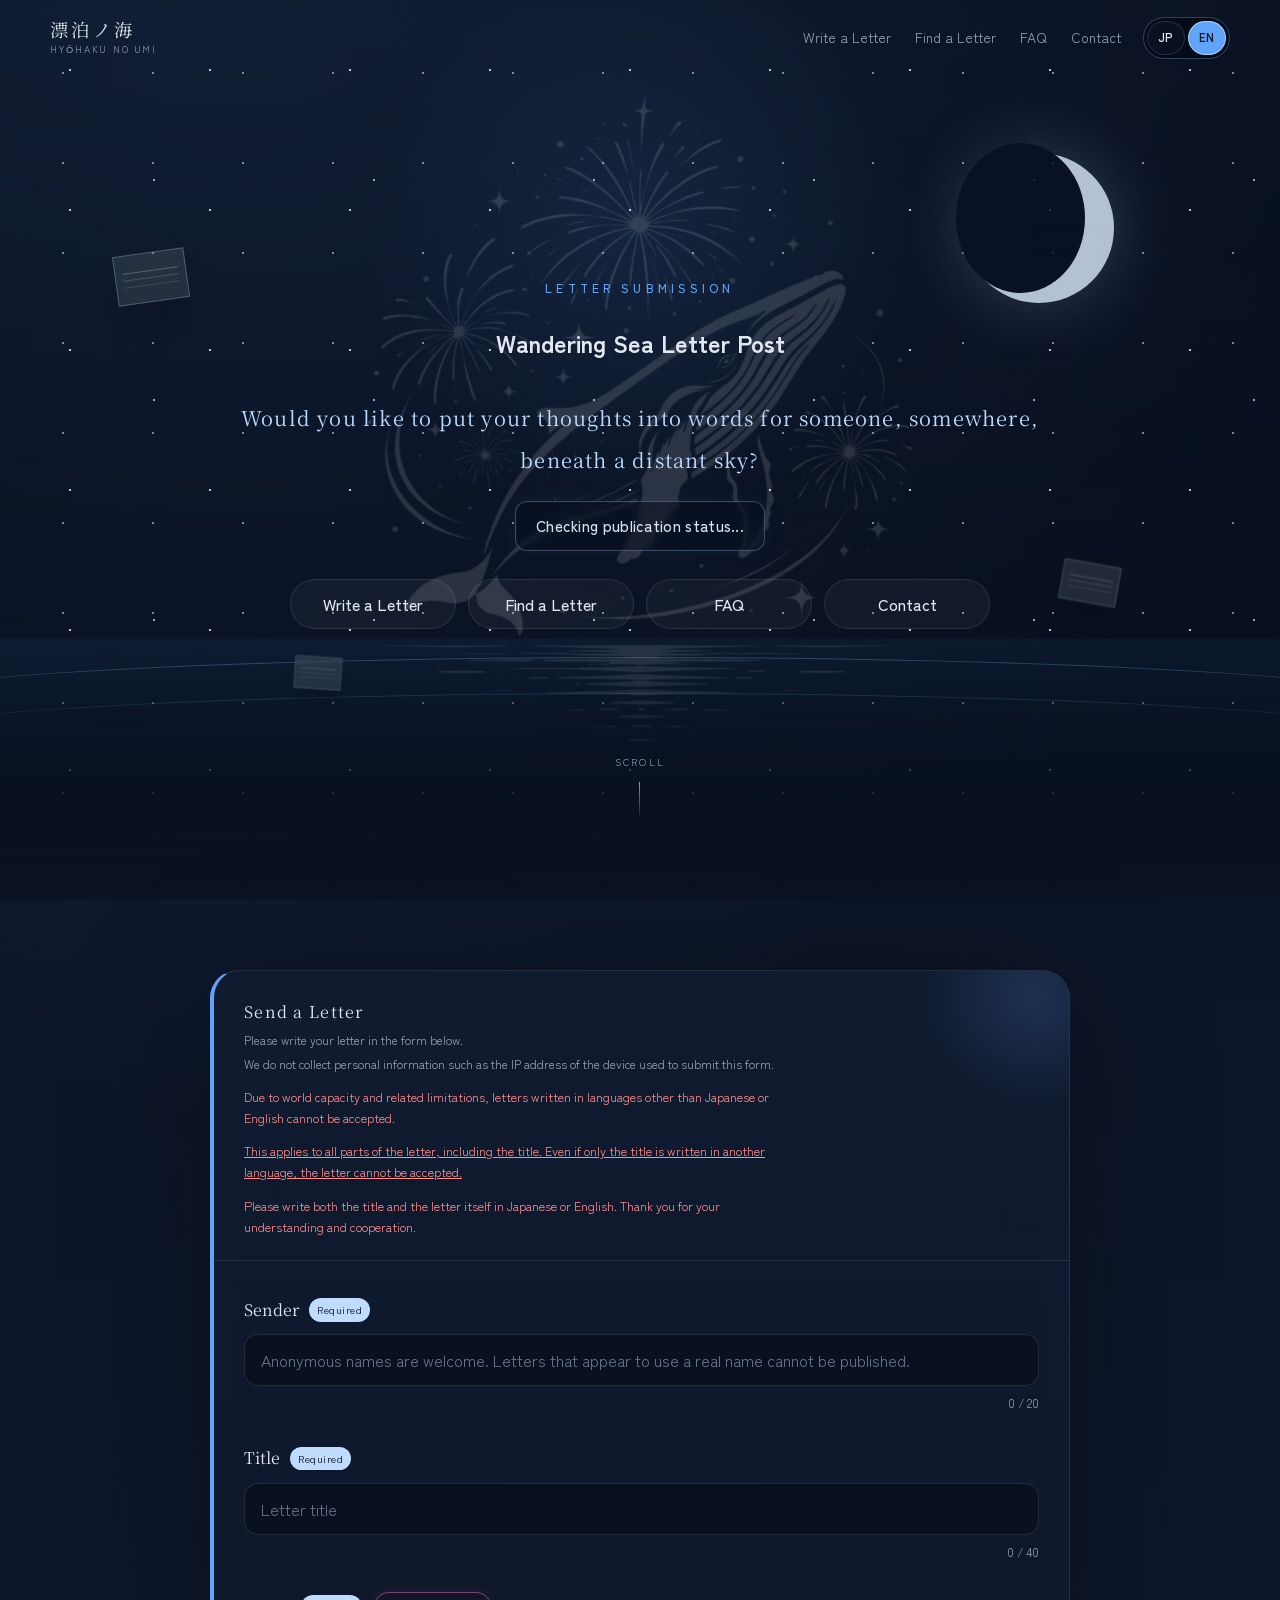
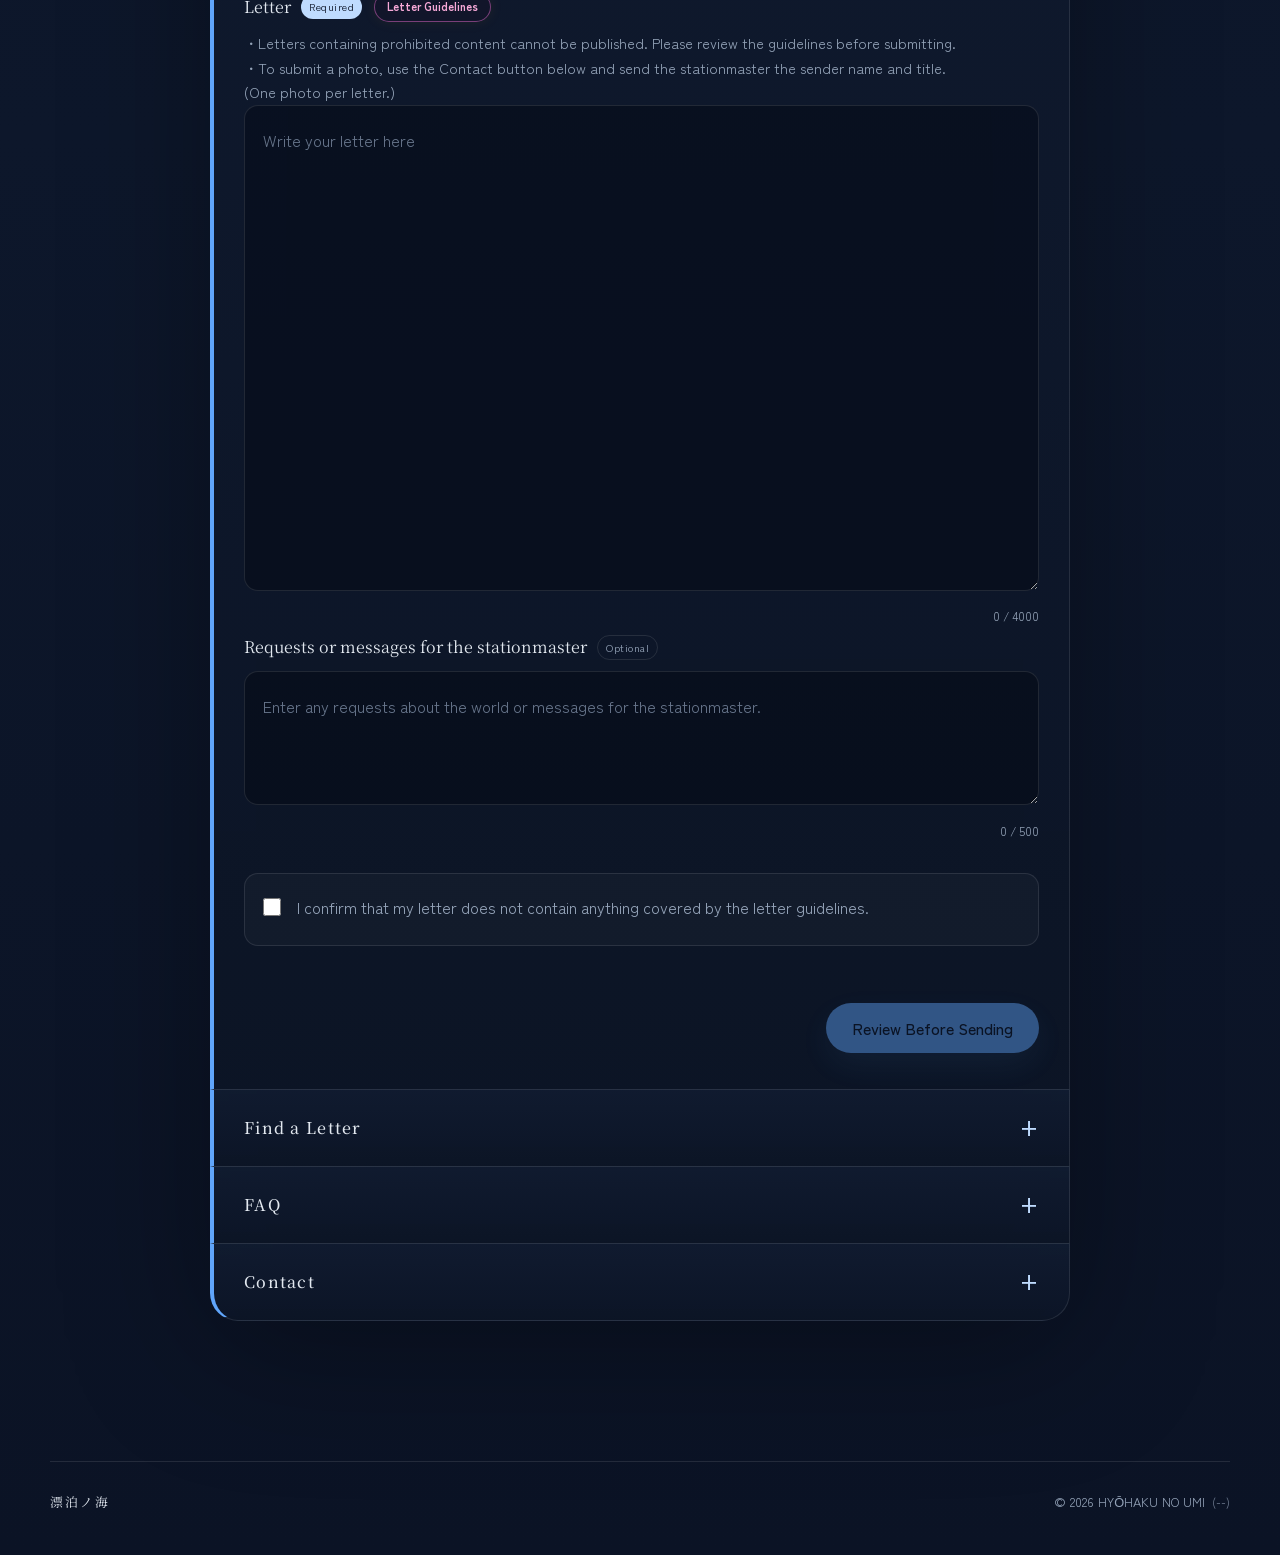
<file: index.html>
<!DOCTYPE html>
<html lang="ja">
<head>
  <meta charset="UTF-8">
  <meta name="viewport" content="width=device-width, initial-scale=1">
  <meta name="description" content="VRChatワールド『漂泊ノ海』へ、言葉にならなかった想いを手紙として投函するためのフォームです。">
  <meta name="theme-color" content="#08101f">

  <title>漂泊ノ海お手紙投函フォーム</title>

  <link rel="preconnect" href="https://fonts.googleapis.com">
  <link rel="preconnect" href="https://fonts.gstatic.com" crossorigin>
  <link href="https://fonts.googleapis.com/css2?family=Noto+Serif+JP:wght@400;500;600&family=Zen+Kaku+Gothic+New:wght@400;500;700&display=swap" rel="stylesheet">

  <link rel="stylesheet" href="styles.css">
  <script src="script.js" defer></script>
  <script
    src="https://challenges.cloudflare.com/turnstile/v0/api.js"
    defer
  ></script>
</head>

<body>
  <a class="skip-link" href="#letterForm" data-i18n="skip_link">手紙を書く場所へ移動</a>

  <header class="site-header" id="top">
    <div class="header-inner">
      <a
        class="site-logo"
        href="#top"
        aria-label="漂泊ノ海 手紙の投函 トップへ"
        data-i18n-aria-label="logo_aria"
      >
        <span class="site-logo__main">漂泊ノ海</span>
        <span class="site-logo__sub">HYŌHAKU NO UMI</span>
      </a>

      <div class="header-actions">
        <nav
          class="header-nav"
          aria-label="ページ内メニュー"
          data-i18n-aria-label="nav_aria"
        >
          <a class="header-link" href="#letterForm" data-i18n="nav_submission">お手紙を書く</a>
          <a class="header-link" href="#letterSearchSection" data-accordion-section-link data-i18n="nav_search">お手紙を探す</a>
          <a class="header-link" href="#faqSection" data-accordion-section-link data-i18n="nav_faq">よくあるご質問</a>
          <a class="header-link" href="#contactSection" data-accordion-section-link data-i18n="nav_contact">お問い合わせ</a>
        </nav>

        <div
          class="language-switcher"
          role="group"
          aria-label="表示言語"
          data-i18n-aria-label="language_switcher_aria"
        >
          <button
            class="language-switcher__button"
            type="button"
            data-language="ja"
            aria-label="日本語で表示"
            data-i18n-aria-label="language_ja_aria"
            aria-pressed="true"
          >
            JP
          </button>
          <button
            class="language-switcher__button"
            type="button"
            data-language="en"
            aria-label="英語で表示"
            data-i18n-aria-label="language_en_aria"
            aria-pressed="false"
          >
            EN
          </button>
        </div>
      </div>
    </div>
  </header>

  <main>
    <section class="hero" aria-labelledby="heroTitle">
      <div class="star-field" aria-hidden="true"></div>
      <div class="moon" aria-hidden="true"></div>

      <div class="floating-letter floating-letter--one" aria-hidden="true">
        <span></span>
      </div>
      <div class="floating-letter floating-letter--two" aria-hidden="true">
        <span></span>
      </div>
      <div class="floating-letter floating-letter--three" aria-hidden="true">
        <span></span>
      </div>
      <img
        class="hero-watermark"
        src="assets/logo.png"
        alt=""
        aria-hidden="true"
      >
      <div class="hero__content">
        <p class="eyebrow" data-i18n="hero_eyebrow">LETTER SUBMISSION</p>
        <h2 id="heroTitle" data-i18n="hero_title">漂泊ノ海お手紙投函ポスト</h2>
        <p class="hero__copy" data-i18n="hero_copy">
          いつかの、どこかの空の下の誰かへ、想いを綴ってみませんか？ 
        </p>
        <div
          class="publication-status"
          id="publicationStatus"
          role="status"
          aria-live="polite"
        >
          <span
            class="publication-status__text"
            id="publicationStatusText"
            data-i18n="publication_loading"
          >
            掲載状況を確認しています……
          </span>
        </div>
        <div class="hero-actions">
      <a class="button button--ghost" href="#letterForm" data-i18n="hero_button">
        手紙を書く
      </a>

      <a class="button button--ghost" href="#letterSearchSection" data-accordion-section-link data-i18n="nav_search">
        お手紙を探す
      </a>

      <a class="button button--ghost" href="#faqSection" data-accordion-section-link data-i18n="nav_faq">
        よくあるご質問
      </a>

      <a class="button button--ghost" href="#contactSection" data-accordion-section-link data-i18n="nav_contact">
        お問い合わせ
      </a>
</div>
      </div>

      <div class="sea" aria-hidden="true">
        <div class="sea__wave sea__wave--back"></div>
        <div class="sea__wave sea__wave--front"></div>
      </div>

      <a
        class="scroll-guide"
        href="#letterForm"
        aria-label="手紙を書く場所へ移動"
        data-i18n-aria-label="scroll_aria"
      >
        <span>SCROLL</span>
        <span class="scroll-guide__line"></span>
      </a>
    </section>
    <div class="submission-section-stack">
    <section class="section section--submission" id="letterForm">
      <div class="submission-layout submission-layout--single">
        <div class="letter-panel reveal">
          <div class="letter-panel__header">
            <div>
              <p data-i18n="submission_heading">お手紙を出す</p>
              <span class="field-note" data-i18n="submission_description">以下のフォームにお手紙をご記入ください。</span>
              <span class="field-note" data-i18n="submission_privacy">投函した端末のIPアドレス等、個人情報の収集は一切いたしません。</span>
              <div class="submission-language-notice">
                <span data-i18n="submission_language_notice">ワールド容量等の都合により、現在この海へ流せるお手紙は日本語と英語で綴られたものに限らせていただいております。ご理解・ご協力をお願いいたします。</span>
                <div class="submission-language-notice__english" lang="en">
                  <span class="submission-language-notice__emphasis" data-i18n="submission_language_notice_title_warning">This applies to all parts of the letter, including the title. Even if only the title is written in another language, the letter cannot be accepted.</span>
                  <span data-i18n="submission_language_notice_closing">Please write both the title and the letter itself in Japanese or English. Thank you for your understanding and cooperation.</span>
                </div>
              </div>
            </div>
            <p class="draft-status" id="draftStatus" hidden role="status" aria-live="polite" data-i18n="draft_none">下書き未保存</p>
          </div>

          <form id="submissionForm" novalidate>
            <p class="field-error form-load-error" id="ngWordsLoadError" role="alert" data-i18n="ng_words_load_error" hidden>
              入力内容の確認機能を読み込めませんでした。時間をおいて再度お試しください。
            </p>

            <div class="field-row">
              <div class="form-field">
                <label for="senderName">
                  <span data-i18n="field_sender">差出人</span>
                  <span class="field-required" data-i18n="field_required">必須</span>
                </label>
                <input
                  id="senderName"
                  name="senderName"
                  type="text"
                  maxlength="20"
                  autocomplete="off"
                  placeholder="匿名可。実名と思しきお手紙は掲載できません。"
                  data-i18n-placeholder="sender_placeholder"
                  required
                 >
                <div class="field-meta">
                  <p class="field-error" id="senderNameError"></p>
                  <p><span id="senderNameCount">0</span> / 20</p>
                </div>
              </div>

              <div class="form-field">
                <label for="title">
                  <span data-i18n="field_title">タイトル</span>
                  <span class="field-required" data-i18n="field_required">必須</span>
                </label>
                <input
                  id="title"
                  name="title"
                  type="text"
                  maxlength="40"
                  autocomplete="off"
                  placeholder="お手紙のタイトル"
                  data-i18n-placeholder="title_placeholder"
                  required
                >
                <div class="field-meta">
                  <p class="field-error" id="titleError"></p>
                  <p><span id="titleCount">0</span> / 40</p>
                </div>
              </div>
            </div>

            <div class="form-field form-field--body">
            <div class="field-label-row">
              <label for="body">
                <span data-i18n="field_body">本文</span>
                <span class="field-required" data-i18n="field_required">必須</span>
              </label>

              <button
                class="field-help-button"
                id="openLetterRulesButton"
                type="button"
              >
                <span data-i18n="guidelines_button">お手紙に関する注意事項</span>
              </button>
            </div>
              <span class="field-note field-note--multiline">
                <span data-i18n="body_note_prohibited">・注意事項に記載の内容に抵触しているお手紙は掲載できません。必ず事前に注意事項をご確認ください。</span>
                <span data-i18n="body_note_photo">・お写真のご投函は、下部のお問い合わせボタンより駅長あてに「差出人」「標題」を添えてご依頼くださいませ。</span>
                <span data-i18n="body_note_photo_limit">（1通につき1枚まで）</span>
              </span>
              <textarea
                id="body"
                name="body"
                rows="14"
                maxlength="4000"
                placeholder="お手紙の本文"
                data-i18n-placeholder="body_placeholder"
                required
              ></textarea>
              <div class="field-meta">
                <p class="field-error" id="bodyError"></p>
                <p><span id="bodyCount">0</span> / 4000</p>
              </div>
            </div>

            <div class="form-field form-field--manager-message">
              <label for="messageToManager">
                <span data-i18n="field_manager">駅長へのご要望、ご連絡事項等</span>
                <span class="field-optional" data-i18n="field_optional">任意</span>
              </label>
              <textarea
                id="messageToManager"
                name="messageToManager"
                rows="3"
                maxlength="500"
                placeholder="ワールドへのご要望や、駅長へのご連絡事項があればご記入ください。"
                data-i18n-placeholder="manager_placeholder"
              ></textarea>
              <div class="field-meta">
                <p class="field-error" id="messageToManagerError"></p>
                <p><span id="messageToManagerCount">0</span> / 500</p>
              </div>
            </div>

            <div class="rules-box">
              <label class="check-field">
                <input id="agreement" name="agreement" type="checkbox" required>
                <span data-i18n="agreement_label">
                  お手紙に注意事項に該当する内容が含まれていないことを確認しました。
                </span>
              </label>
              <p class="field-error" id="agreementError"></p>
            </div>

            <div class="turnstile-area">
            <div
              class="cf-turnstile"
              data-sitekey="0x4AAAAAADjPiFZnCogQbMZO"
              data-callback="handleTurnstileSuccess"
              data-expired-callback="handleTurnstileExpired"
              data-error-callback="handleTurnstileError"
              data-theme="light"
              data-size="flexible"
            ></div>
            <p
              class="field-error"
              id="turnstileError"
              role="alert"
            ></p>
          </div>
            <p class="sample-notice">
            </p>
            <div class="form-actions">
              <button class="button button--ghost" id="clearDraftButton" hidden type="button" data-i18n="clear_draft">下書きを消す</button>
              <button class="button button--primary" id="confirmSubmissionButton" type="submit" data-i18n="confirm_submission" disabled>投函前に確認する</button>
            </div>
          </form>
        </div>
      </div>
    </section>

    <section class="section section--letter-search" id="letterSearchSection" aria-labelledby="letterSearchTitle">
      <details class="letter-search-section">
        <summary class="letter-search-section-summary">
          <span id="letterSearchTitle" data-i18n="search_heading">お手紙を探す</span>
        </summary>

        <div class="letter-search-section-content">
          <p class="letter-search-introduction" data-i18n="search_description">
            差出人またはタイトルから、掲載済みのお手紙を検索できます。
          </p>

          <form class="letter-search-form" id="letterSearchForm" novalidate>
            <div class="letter-search-fields">
              <div class="form-field">
                <label for="letterSearchName" data-i18n="field_sender">差出人</label>
                <input
                  id="letterSearchName"
                  name="name"
                  type="text"
                  maxlength="20"
                  autocomplete="off"
                  placeholder="差出人を入力"
                  data-i18n-placeholder="search_sender_placeholder"
                >
              </div>

              <div class="form-field">
                <label for="letterSearchTitleInput" data-i18n="field_title">タイトル</label>
                <input
                  id="letterSearchTitleInput"
                  name="title"
                  type="text"
                  maxlength="40"
                  autocomplete="off"
                  placeholder="タイトルを入力"
                  data-i18n-placeholder="search_title_placeholder"
                >
              </div>
            </div>

            <div class="letter-search-actions">
              <button class="button button--primary" id="letterSearchButton" type="submit" data-i18n="search_button">
                手紙を探す
              </button>
            </div>

            <p
              class="letter-search-status"
              id="letterSearchStatus"
              role="status"
              aria-live="polite"
            ></p>
            <p
              class="field-error letter-search-error"
              id="letterSearchError"
              role="alert"
            ></p>
          </form>
        </div>
      </details>
    </section>

    <section class="section section--faq" id="faqSection" aria-labelledby="faqTitle">
      <details class="faq-section">
        <summary class="faq-section-summary">
          <span id="faqTitle" data-i18n="faq_heading">よくあるご質問</span>
        </summary>

        <div class="faq-section-content">
          <p class="faq-introduction" data-i18n="faq_description">
            お手紙の投函や掲載について、よくいただくご質問をまとめています。
          </p>
          <p class="faq-status" id="faqStatus" role="status" aria-live="polite" data-i18n="faq_loading">
            よくあるご質問を読み込んでいます……
          </p>
          <div class="faq-list" id="faqList"></div>
        </div>
      </details>
    </section>

    <section class="section section--trust" id="contactSection" aria-labelledby="contactTitle">
      <details class="contact-section trust-panel">
        <summary class="contact-section-summary">
          <span id="contactTitle" data-i18n="contact_heading">お問い合わせ</span>
        </summary>

        <div class="contact-section-content">
          <p data-i18n="contact_description">
            投函フォームの不具合や、お手紙の掲載状況に関するお問い合わせは、駅長までDMにてご連絡ください。
          </p>

          <a
            class="button button--primary"
            href="https://x.com/hyohakupost"
            target="_blank"
            rel="noopener noreferrer"
          >
            <span data-i18n="contact_button">Xで問い合わせる</span>
          </a>
        </div>
      </details>
    </section>
    </div>
  </main>

  <footer class="site-footer">
    <a href="#top" aria-label="漂泊ノ海のトップへ戻る" data-i18n-aria-label="footer_top_aria">漂泊ノ海</a>
    <p class="site-footer__copyright">
      <span data-i18n="footer_copyright">© 2026 漂泊ノ海</span>
      <span
        class="site-footer__pending-count"
        id="pendingReviewCount"
        aria-hidden="true"
      >
        (--)
      </span>
    </p>
  </footer>

  <dialog
    class="letter-search-modal"
    id="letterSearchModal"
    aria-labelledby="letterSearchModalTitle"
  >
    <div class="letter-search-modal__inner">
      <div class="letter-search-modal__header">
        <h2 id="letterSearchModalTitle" data-i18n="search_results_title">お手紙の検索結果</h2>
        <button
          class="modal-close"
          id="closeLetterSearchModalButton"
          type="button"
          aria-label="検索結果を閉じる"
          data-i18n-aria-label="search_close_aria"
        >
          ×
        </button>
      </div>
      <div class="letter-search-results" id="letterSearchResults"></div>
    </div>
  </dialog>

  <dialog class="preview-modal" id="previewModal" aria-labelledby="previewTitle">
    <div class="preview-modal__inner">
      <div class="preview-modal__header">
        <div>
          <p class="preview-modal__eyebrow" data-i18n="preview_eyebrow">FINAL REVIEW</p>
          <h2 id="previewTitle" data-i18n="preview_title">この手紙を漂泊ノ海へ流しますか？</h2>
        </div>
        <button class="modal-close" id="closePreviewButton" type="button" aria-label="確認画面を閉じる" data-i18n-aria-label="preview_close_aria">×</button>
      </div>

      <article class="letter-preview">
        <h3 id="previewLetterTitle"></h3>
        <p class="letter-preview__body" id="previewLetterBody"></p>
        <p class="letter-preview__sender" id="previewLetterSender"></p>
        <div class="letter-preview__manager-message" id="previewMessageToManagerWrapper" hidden>
          <p class="letter-preview__manager-label" data-i18n="preview_manager_label">駅長へのご要望・ご連絡事項</p>
          <p id="previewMessageToManager"></p>
        </div>
      </article>

      <div class="preview-sending" id="previewSending" role="status" aria-live="polite" hidden>
        <span class="preview-sending__loader" aria-hidden="true"></span>
        <div>
          <p class="preview-sending__title" data-i18n="preview_sending_title">手紙を海へ流しています……</p>
          <p class="preview-sending__message" data-i18n="preview_sending_message">現在投函内容を確認しているため、海へ流れるまで数秒から10秒程度かかる場合があります。</p>
          <p class="preview-sending__wait" data-i18n="preview_sending_wait">画面の移動をせず、そのまましばらくお待ちください。</p>
        </div>
      </div>

      <div class="preview-modal__actions">
        <button class="button button--ghost" id="editButton" type="button" data-i18n="preview_edit">書き直す</button>
        <button class="button button--primary" id="submitLetterButton" type="button" data-i18n="preview_submit">この内容で海へ流す</button>
      </div>
    </div>
  </dialog>

  <div class="submission-scene" id="submissionScene" aria-hidden="true">
    <div class="submission-scene__stars"></div>
    <div class="submission-scene__content">
      <div class="envelope" aria-hidden="true">
        <span class="envelope__flap"></span>
      </div>
      <p class="submission-scene__status" id="submissionSceneStatus" data-i18n="submission_sending">手紙を海へ運んでいます……</p>
      <div class="submission-scene__result" id="submissionResult" hidden>
        <p class="submission-scene__eyebrow" data-i18n="submission_received">LETTER RECEIVED</p>
        <h2 data-i18n="submission_complete">投函完了</h2>
        <p data-i18n="submission_complete_copy">いつかの、どこかの空の下の誰かへ</p>
        <button class="button button--ghost" id="writeAnotherButton" type="button" data-i18n="submission_another">もう一通、手紙を書く</button>
      </div>
    </div>
    <div class="submission-sea" aria-hidden="true"></div>
  </div>

  <dialog
  class="letter-rules-modal"
  id="letterRulesModal"
  aria-labelledby="letterRulesModalTitle"
>
  <div class="letter-rules-modal__inner">
    <div class="letter-rules-modal__header">
      <div>
        <p class="letter-rules-modal__eyebrow" data-i18n="guidelines_eyebrow">LETTER GUIDELINES</p>
        <h2 id="letterRulesModalTitle" data-i18n="guidelines_title">お手紙に関する注意事項</h2>
      </div>

      <button
        class="modal-close"
        id="closeLetterRulesButton"
        type="button"
        aria-label="注意事項を閉じる"
        data-i18n-aria-label="guidelines_close_aria"
      >
        ×
      </button>
    </div>

    <div
      class="letter-rules-modal__content"
      id="letterRulesModalContent"
    >
      <p class="letter-rules-modal__loading" data-i18n="guidelines_loading">
        注意事項を読み込んでいます。
      </p>
    </div>
  </div>
</dialog>
</body>
</html>
</file>
<file: styles.css>
:root {
  --bg-color: #0b1325;
  --bg-deep: #060b16;
  --bg-soft: #101a2f;
  --text-main: #e2e8f0;
  --text-sub: #94a3b8;
  --accent-color: #60a5fa;
  --accent-strong: #bfdbfe;
  --panel: rgba(255, 255, 255, 0.05);
  --panel-strong: rgba(17, 28, 49, 0.94);
  --line: rgba(255, 255, 255, 0.10);
  --error: #fda4af;
  --shadow: 0 24px 70px rgba(0, 0, 0, 0.34);
  --radius-lg: 28px;
  --radius-md: 18px;
  --max-width: 1180px;
  --header-height: 76px;
}

* {
  box-sizing: border-box;
}

html {
  scroll-behavior: smooth;
  scroll-padding-top: calc(var(--header-height) + 24px);
}

body {
  margin: 0;
  color: var(--text-main);
  background:
    radial-gradient(circle at 18% 0%, rgba(96, 165, 250, 0.12), transparent 34%),
    linear-gradient(180deg, var(--bg-color) 0%, #0d172b 55%, var(--bg-color) 100%);
  font-family: "Zen Kaku Gothic New", sans-serif;
  line-height: 1.9;
}

body.modal-open {
  overflow: hidden;
}

button,
input,
textarea {
  font: inherit;
}

button {
  color: inherit;
}

a {
  color: inherit;
}

.skip-link {
  position: fixed;
  top: 10px;
  left: 10px;
  z-index: 5000;
  padding: 10px 14px;
  color: var(--bg-color);
  background: var(--text-main);
  border-radius: 8px;
  transform: translateY(-160%);
}

.skip-link:focus {
  transform: translateY(0);
}

.site-header {
  position: fixed;
  inset: 0 0 auto;
  z-index: 1000;
  height: var(--header-height);
  border-bottom: 1px solid transparent;
  transition: background 0.3s ease, border-color 0.3s ease, backdrop-filter 0.3s ease;
}

.site-header.is-scrolled {
  background: rgba(11, 19, 37, 0.86);
  border-color: var(--line);
  backdrop-filter: blur(18px);
}

.header-inner {
  width: min(calc(100% - 40px), var(--max-width));
  height: 100%;
  margin: 0 auto;
  display: flex;
  align-items: center;
  justify-content: space-between;
}

.site-logo {
  display: inline-flex;
  flex-direction: column;
  text-decoration: none;
  line-height: 1;
}

.site-logo__main {
  font-family: "Noto Serif JP", serif;
  font-size: 1.14rem;
  letter-spacing: 0.18em;
}

.site-logo__sub {
  margin-top: 7px;
  color: var(--text-sub);
  font-size: 0.58rem;
  letter-spacing: 0.22em;
}

.header-actions {
  min-width: 0;
  display: flex;
  align-items: center;
  gap: 22px;
}

.header-nav {
  display: flex;
  align-items: center;
  gap: 24px;
}

.header-link {
  position: relative;
  color: var(--text-sub);
  font-size: 0.86rem;
  text-decoration: none;
}

.header-link::after {
  content: "";
  position: absolute;
  left: 0;
  bottom: -7px;
  width: 100%;
  height: 1px;
  background: var(--accent-color);
  transform: scaleX(0);
  transition: transform 0.25s ease;
}

.header-link:hover,
.header-link:focus-visible {
  color: var(--text-main);
}

.header-link:hover::after,
.header-link:focus-visible::after {
  transform: scaleX(1);
}

.language-switcher {
  flex: 0 0 auto;
  display: inline-flex;
  align-items: center;
  gap: 3px;
  padding: 3px;
  background: rgba(3, 9, 19, 0.72);
  border: 1px solid rgba(147, 197, 253, 0.3);
  border-radius: 999px;
}

.language-switcher__button {
  appearance: none;
  -webkit-appearance: none;
  min-width: 38px;
  min-height: 34px;
  padding: 0 9px;
  color: var(--text-main);
  background: rgba(11, 19, 37, 0.82);
  border: 1px solid rgba(147, 197, 253, 0.16);
  border-radius: 999px;
  font-size: 0.7rem;
  font-weight: 700;
  letter-spacing: 0.08em;
  cursor: pointer;
  transition: color 0.2s ease, background 0.2s ease;
}

.language-switcher__button[aria-pressed="true"] {
  color: var(--bg-color);
  background: var(--accent-color);
  border-color: rgba(191, 219, 254, 0.78);
}

.language-switcher__button:hover:not([aria-pressed="true"]) {
  color: var(--accent-strong);
  background: rgba(30, 58, 95, 0.72);
  border-color: rgba(147, 197, 253, 0.42);
}

.language-switcher__button:focus-visible {
  outline: 2px solid var(--accent-color);
  outline-offset: 2px;
}

.hero {
  position: relative;
  min-height: 100svh;
  display: grid;
  place-items: center;
  isolation: isolate;
  overflow: hidden;
  padding: calc(var(--header-height) + 80px) 24px 150px;
  background:
    linear-gradient(180deg, rgba(5, 10, 22, 0.22), rgba(5, 10, 22, 0.54)),
    radial-gradient(circle at 50% 26%, rgba(76, 131, 199, 0.18), transparent 30%);
}

.hero::after {
  content: "";
  position: absolute;
  inset: auto 0 0;
  z-index: 4;
  height: 24%;
  pointer-events: none;
  background: linear-gradient(180deg, transparent, var(--bg-color));
}

.star-field,
.submission-scene__stars {
  position: absolute;
  inset: 0;
  pointer-events: none;
  opacity: 0.8;
  background-image:
    radial-gradient(circle, rgba(255,255,255,0.95) 0 1px, transparent 1.5px),
    radial-gradient(circle, rgba(191,219,254,0.9) 0 1px, transparent 1.6px),
    radial-gradient(circle, rgba(255,255,255,0.6) 0 0.8px, transparent 1.3px);
  background-size: 140px 140px, 220px 220px, 90px 90px;
  background-position: 0 0, 44px 70px, 18px 28px;
  animation: starsDrift 30s linear infinite;
}

@keyframes starsDrift {
  to { background-position: 140px 80px, 264px 160px, 108px 86px; }
}

.moon {
  position: absolute;
  top: 17%;
  right: 13%;
  width: clamp(90px, 12vw, 150px);
  aspect-ratio: 1;
  border-radius: 50%;
  background: #d9e7fb;
  box-shadow: 0 0 70px rgba(191, 219, 254, 0.28);
  opacity: 0.82;
}

.moon::after {
  content: "";
  position: absolute;
  inset: -7% 19% 7% -5%;
  border-radius: 50%;
  background: #091225;
}

.sea,
.scroll-guide {
  z-index: 2;
}

.hero__content {
  position: relative;
  z-index: 2;
  width: min(860px, 100%);
  text-align: center;
}

.eyebrow,
.section-heading__en,
.submission-guide__label,
.preview-modal__eyebrow,
.submission-scene__eyebrow {
  margin: 0 0 18px;
  color: var(--accent-color);
  font-size: 0.76rem;
  font-weight: 500;
  letter-spacing: 0.34em;
}

.hero h1 {
  margin: 0;
  font-family: "Noto Serif JP", serif;
  font-size: clamp(3.1rem, 8vw, 6.8rem);
  font-weight: 500;
  letter-spacing: 0.16em;
  text-indent: 0.16em;
  line-height: 1.25;
  text-shadow: 0 14px 44px rgba(0,0,0,0.48);
}

.hero__copy {
  margin: 32px auto 20px;
  color: var(--accent-strong);
  font-family: "Noto Serif JP", serif;
  font-size: clamp(1rem, 2vw, 1.25rem);
  letter-spacing: 0.06em;
  line-height: 2.1;
}

.hero-actions {
  display: grid;
  grid-template-columns: repeat(4, minmax(0, 1fr));
  width: min(100%, 700px);
  margin-inline: auto;
  gap: 12px;
}

.hero-actions .button {
  width: 100%;
  min-width: 0;
  height: 100%;
  padding-inline: 12px;
  text-align: center;
  line-height: 1.45;
}

.publication-status {
  display: flex;
  align-items: center;
  justify-content: center;

  width: fit-content;
  max-width: min(100%, 760px);
  margin: 0 auto 28px;
  padding: 11px 20px;

  color: rgba(232, 241, 255, 0.94);
  background: rgba(8, 18, 37, 0.64);
  border: 1px solid rgba(191, 219, 254, 0.28);
  border-radius: 12px;

  font-size: 0.95rem;
  font-weight: 500;
  line-height: 1.7;
  letter-spacing: 0.02em;
  text-align: center;
  overflow-wrap: anywhere;

  box-shadow:
    0 0 18px rgba(96, 165, 250, 0.08),
    inset 0 0 0 1px rgba(255, 255, 255, 0.02);

  backdrop-filter: blur(6px);
}

.button {
  display: inline-flex;
  min-height: 50px;
  align-items: center;
  justify-content: center;
  padding: 0 25px;
  border: 1px solid transparent;
  border-radius: 999px;
  text-decoration: none;
  font-weight: 500;
  cursor: pointer;
  transition: transform 0.2s ease, background 0.2s ease, border-color 0.2s ease, opacity 0.2s ease;
}

.button:hover:not(:disabled) {
  transform: translateY(-2px);
}

.button:disabled {
  cursor: not-allowed;
  opacity: 0.45;
  transform: none;
}

.button--primary {
  color: var(--bg-color);
  background: var(--accent-color);
  box-shadow: 0 12px 34px rgba(96, 165, 250, 0.16);
}

.button--primary:hover:not(:disabled) {
  background: #93c5fd;
}

.button--ghost {
  color: var(--text-main);
  background: rgba(255,255,255,0.04);
  border-color: var(--line);
}

.button--ghost:hover:not(:disabled) {
  background: rgba(255,255,255,0.09);
  border-color: rgba(255,255,255,0.28);
}

.floating-letter {
  position: absolute;
  z-index: 3;
  width: 72px;
  aspect-ratio: 1.45;
  padding: 7px;
  border: 1px solid rgba(191, 219, 254, 0.26);
  background: rgba(221, 232, 246, 0.12);
  box-shadow: 0 20px 35px rgba(0,0,0,0.18);
  transform: rotate(-8deg);
  backdrop-filter: blur(3px);
  animation: letterFloat 7s ease-in-out infinite;
}

.floating-letter span {
  display: block;
  width: 100%;
  height: 1px;
  margin-top: 10px;
  background: rgba(226, 232, 240, 0.26);
  box-shadow: 0 7px 0 rgba(226, 232, 240, 0.18), 0 14px 0 rgba(226, 232, 240, 0.12);
}

.floating-letter--one {
  top: 28%;
  left: 9%;
}

.floating-letter--two {
  top: 62%;
  right: 12%;
  animation-delay: -2.4s;
  transform: rotate(10deg) scale(0.8);
}

.floating-letter--three {
  top: 72%;
  left: 22%;
  animation-delay: -4.1s;
  transform: rotate(4deg) scale(0.65);
}

@keyframes letterFloat {
  0%, 100% { translate: 0 0; rotate: -2deg; }
  50% { translate: 0 -18px; rotate: 3deg; }
}

.sea {
  position: absolute;
  inset: auto 0 0;
  z-index: 2;
  height: 29%;
  overflow: hidden;
  background: linear-gradient(180deg, rgba(29, 72, 112, 0.15), rgba(4, 10, 21, 0.9));
}

.sea__wave {
  position: absolute;
  left: -10%;
  width: 120%;
  height: 90px;
  border-radius: 50%;
  border-top: 1px solid rgba(147, 197, 253, 0.26);
}

.sea__wave--back {
  top: 18px;
  animation: waveMove 8s ease-in-out infinite;
}

.sea__wave--front {
  top: 54px;
  opacity: 0.6;
  animation: waveMove 6s ease-in-out infinite reverse;
}

@keyframes waveMove {
  0%, 100% { transform: translateX(-2%) scaleY(0.9); }
  50% { transform: translateX(2%) scaleY(1.1); }
}

.scroll-guide {
  position: absolute;
  bottom: 80px;
  z-index: 7;
  display: flex;
  flex-direction: column;
  align-items: center;
  gap: 10px;
  color: var(--text-sub);
  font-size: 0.62rem;
  letter-spacing: 0.22em;
  text-decoration: none;
}
.turnstile-area {
  margin-top: 22px;
  display: flex;
  flex-direction: column;
  align-items: flex-start;
}
.scroll-guide__line {
  width: 1px;
  height: 38px;
  background: linear-gradient(var(--accent-color), transparent);
  animation: scrollLine 1.8s ease-in-out infinite;
}

@keyframes scrollLine {
  0%, 100% { opacity: 0.35; transform: scaleY(0.65); transform-origin: top; }
  50% { opacity: 1; transform: scaleY(1); }
}

.section {
  width: min(calc(100% - 40px), var(--max-width));
  margin: 0 auto;
  padding: 120px 0;
}

.section-heading {
  margin-bottom: 52px;
}

.section-heading h2,
.trust-panel h2 {
  margin: 0;
  font-family: "Noto Serif JP", serif;
  font-size: clamp(1.2rem, 1.3vw, 1.5rem);
  font-weight: 500;
  letter-spacing: 0.1em;
}

.section-heading__description {
  max-width: 700px;
  margin: 18px 0 0;
  color: var(--text-sub);
}

.submission-layout {
  display: grid;
  grid-template-columns: minmax(260px, 0.65fr) minmax(0, 1.35fr);
  gap: 34px;
  align-items: start;
}

.submission-guide {
  position: sticky;
  top: calc(var(--header-height) + 24px);
  padding: 34px;
  color: var(--text-sub);
  background: linear-gradient(145deg, rgba(255,255,255,0.065), rgba(255,255,255,0.025));
  border: 1px solid var(--line);
  border-radius: var(--radius-lg);
  box-shadow: var(--shadow);
}

.submission-guide h3 {
  margin: 0 0 18px;
  color: var(--text-main);
  font-family: "Noto Serif JP", serif;
  font-size: 1.45rem;
  font-weight: 500;
  line-height: 1.7;
}

.submission-facts {
  margin: 28px 0;
}

.submission-facts div {
  display: flex;
  align-items: baseline;
  justify-content: space-between;
  gap: 20px;
  padding: 13px 0;
  border-bottom: 1px solid var(--line);
}

.submission-facts dt {
  color: var(--text-sub);
  font-size: 0.85rem;
}

.submission-facts dd {
  margin: 0;
  color: var(--accent-strong);
  font-family: "Noto Serif JP", serif;
  text-align: right;
}

.privacy-note {
  display: grid;
  grid-template-columns: auto 1fr;
  gap: 14px;
  padding: 18px;
  background: rgba(96, 165, 250, 0.07);
  border: 1px solid rgba(96, 165, 250, 0.18);
  border-radius: 14px;
}

.privacy-note span {
  color: var(--accent-strong);
  font-size: 1.4rem;
}

.section--submission {
  padding-top: 70px;
}

.submission-section-stack {
  width: min(calc(100% - 40px), 860px);
  margin: 0 auto;
  padding: 70px 0 140px;
  filter: drop-shadow(var(--shadow));
}

.submission-section-stack > .section {
  width: 100%;
  margin: 0;
  padding: 0;
}

.submission-section-stack .submission-layout {
  width: 100%;
}

.privacy-note p {
  margin: 0;
  font-size: 0.88rem;
}

.letter-panel {
  position: relative;
  overflow: hidden;
  background:
    linear-gradient(180deg, rgba(17, 28, 49, 0.94), rgba(12, 21, 38, 0.98)),
    repeating-linear-gradient(0deg, transparent 0 42px, rgba(255,255,255,0.02) 43px);
  border: 1px solid var(--line);
  border-left: 4px solid var(--accent-color);
  border-radius: var(--radius-lg);
  box-shadow: var(--shadow);
}

.letter-panel::before {
  content: "";
  position: absolute;
  top: -90px;
  right: -80px;
  width: 230px;
  aspect-ratio: 1;
  border-radius: 50%;
  background: radial-gradient(circle, rgba(96, 165, 250, 0.16), transparent 68%);
  pointer-events: none;
}

.letter-panel__header {
  display: grid;
  grid-template-columns: minmax(0, 1fr) 240px;
  align-items: flex-start;
  gap: 20px;
  padding: 26px 30px 22px;
  border-bottom: 1px solid var(--line);
}

.letter-panel__header > div {
  min-width: 0;
}

.letter-panel__header p {
  margin: 0;
  font-family: "Noto Serif JP", serif;
  letter-spacing: 0.08em;
}

.letter-panel__header span {
  display: block;
  margin-top: 3px;
  color: var(--text-sub);
  font-size: 0.76rem;
}

#draftStatus[hidden],
#clearDraftButton[hidden] {
  display: none;
}

.letter-panel__header .draft-status {
  width: 240px;
  color: var(--text-sub);
  font-family: "Zen Kaku Gothic New", sans-serif;
  font-size: 0.74rem;
  letter-spacing: 0;
  text-align: right;
  white-space: nowrap;
}

.submission-language-notice {
  margin-top: 12px;
  max-width: 680px;
}

.letter-panel__header .submission-language-notice span {
  margin-top: 0;
  color: #ff8f8f;
  font-size: 0.78rem;
  font-weight: 400;
  line-height: 1.7;
}

.submission-language-notice__english {
  display: none;
}

html[lang="en"] .submission-language-notice__english {
  display: block;
}

.letter-panel__header .submission-language-notice__english span {
  margin-top: 12px;
}

.letter-panel__header .submission-language-notice__emphasis {
  font-weight: 700;
  text-decoration: underline;
}

.letter-panel__header .submission-language-notice__title {
  margin-bottom: 2px;
}

#submissionForm {
  padding: 34px 30px 36px;
}

.field-row {
  display: grid;
  grid-template-columns: 1fr;
  gap: 24px;
}

.form-field + .form-field--body,
.form-field--body {
  margin-top: 24px;
}

.form-field label {
  display: flex;
  align-items: center;
  gap: 10px;
  margin-bottom: 9px;
  color: var(--text-main);
  font-family: "Noto Serif JP", serif;
}

.field-required,
.field-optional {
  padding: 2px 8px;
  border-radius: 999px;
  font-family: "Zen Kaku Gothic New", sans-serif;
  font-size: 0.64rem;
  letter-spacing: 0.05em;
}

.field-required {
  color: var(--bg-color);
  background: var(--accent-strong);
}

.field-optional {
  color: var(--text-sub);
  border: 1px solid var(--line);
}

input[type="text"],
textarea {
  width: 100%;
  color: var(--text-main);
  background: rgba(3, 9, 19, 0.44);
  border: 1px solid var(--line);
  border-radius: 14px;
  outline: none;
  transition: border-color 0.2s ease, background 0.2s ease, box-shadow 0.2s ease;
}

input[type="text"] {
  height: 52px;
  padding: 0 16px;
}

textarea {
  min-height: 320px;
  padding: 18px;
  line-height: 2;
  resize: vertical;
}

.form-field--manager-message textarea {
  min-height: 110px;
}

input[type="text"]::placeholder,
textarea::placeholder {
  color: #66748a;
}

input[type="text"]:focus,
textarea:focus {
  background: rgba(3, 9, 19, 0.65);
  border-color: rgba(96, 165, 250, 0.75);
  box-shadow: 0 0 0 3px rgba(96, 165, 250, 0.11);
}

input[aria-invalid="true"],
textarea[aria-invalid="true"] {
  border-color: var(--error);
}

.field-meta {
  min-height: 27px;
  display: flex;
  justify-content: space-between;
  gap: 16px;
  margin-top: 6px;
  color: var(--text-sub);
  font-size: 0.74rem;
}

.field-meta p {
  margin: 0;
}

.field-error {
  margin: 5px 0 0;
  color: var(--error);
  font-size: 0.78rem;
  font-weight: 700;
}

.form-load-error {
  margin: 0 0 18px;
}

.rules-box {
  margin-top: 26px;
  padding: 18px;
  background: rgba(255,255,255,0.026);
  border: 1px solid var(--line);
  border-radius: 14px;
}

.check-field {
  display: grid;
  grid-template-columns: 22px 1fr;
  gap: 12px;
  align-items: start;
  color: var(--text-sub);
  cursor: pointer;
}

.check-field input {
  width: 18px;
  height: 18px;
  margin: 6px 0 0;
  accent-color: var(--accent-color);
}

.turnstile-sample {
  margin-top: 22px;
  min-height: 76px;
  display: grid;
  grid-template-columns: 42px 1fr auto;
  align-items: center;
  gap: 14px;
  padding: 14px 16px;
  background: #f3f5f8;
  color: #253047;
  border: 1px solid rgba(255,255,255,0.22);
  border-radius: 9px;
}

.turnstile-sample__check {
  width: 34px;
  height: 34px;
  display: grid;
  place-items: center;
  color: white;
  background: #3975d1;
  border-radius: 6px;
  font-weight: 700;
}

.turnstile-sample p,
.turnstile-sample span {
  margin: 0;
}

.turnstile-sample p {
  font-size: 0.9rem;
  font-weight: 700;
  line-height: 1.5;
}

.turnstile-sample span {
  display: block;
  color: #69748a;
  font-size: 0.7rem;
  line-height: 1.4;
}

.turnstile-sample strong {
  color: #4f5e77;
  font-size: 0.62rem;
  letter-spacing: 0.08em;
}

.sample-notice {
  margin: 14px 0 0;
  color: var(--text-sub);
  font-size: 0.76rem;
}

.form-actions {
  margin-top: 30px;
  display: flex;
  justify-content: flex-end;
  gap: 14px;
}

.section--letter-search,
.section--faq {
  padding: 0;
}

.letter-search-section,
.faq-section {
  width: 100%;
  max-width: 860px;
  margin: 0 auto;
  overflow: hidden;
  background:
    linear-gradient(180deg, rgba(17, 28, 49, 0.94), rgba(12, 21, 38, 0.98)),
    repeating-linear-gradient(0deg, transparent 0 42px, rgba(255,255,255,0.02) 43px);
  border: 1px solid var(--line);
  border-left: 4px solid var(--accent-color);
  border-top: 0;
  border-radius: 0;
  box-shadow: none;
}

.letter-search-section-summary,
.faq-section-summary,
.contact-section-summary,
.faq-question {
  list-style: none;
}

.letter-search-section-summary::-webkit-details-marker,
.faq-section-summary::-webkit-details-marker,
.contact-section-summary::-webkit-details-marker,
.faq-question::-webkit-details-marker {
  display: none;
}

.letter-search-section-summary,
.faq-section-summary,
.contact-section-summary {
  position: relative;
  min-height: 76px;
  display: flex;
  align-items: center;
  padding: 22px 64px 22px 30px;
  font-family: "Noto Serif JP", serif;
  font-weight: 500;
  letter-spacing: 0.08em;
  cursor: pointer;
  transition: background 0.2s ease;
  caret-color: transparent;
  user-select: none;
}

.letter-search-section-summary:hover,
.faq-section-summary:hover,
.contact-section-summary:hover {
  background: rgba(255,255,255,0.035);
}

.letter-search-section-summary::after,
.faq-section-summary::after,
.contact-section-summary::after {
  content: "+";
  position: absolute;
  right: 30px;
  color: var(--accent-strong);
  font-family: "Zen Kaku Gothic New", sans-serif;
  font-size: 1.35rem;
  line-height: 1;
}

.letter-search-section[open] > .letter-search-section-summary,
.faq-section[open] > .faq-section-summary,
.contact-section[open] > .contact-section-summary {
  border-bottom: 1px solid var(--line);
}

.letter-search-section[open] > .letter-search-section-summary::after,
.faq-section[open] > .faq-section-summary::after,
.contact-section[open] > .contact-section-summary::after {
  content: "−";
}

.letter-search-section-summary:focus-visible,
.faq-section-summary:focus-visible,
.contact-section-summary:focus-visible,
.faq-question:focus-visible {
  outline: 2px solid var(--accent-color);
  outline-offset: -4px;
}

.letter-search-section-content {
  padding: 26px 30px 34px;
}

.letter-search-introduction {
  margin: 0 0 22px;
  color: var(--text-sub);
  font-size: 0.82rem;
}

.letter-search-fields {
  display: grid;
  grid-template-columns: repeat(2, minmax(0, 1fr));
  gap: 20px;
}

.letter-search-actions {
  margin-top: 24px;
  display: flex;
  justify-content: flex-end;
}

.letter-search-status,
.letter-search-error {
  margin-bottom: 0;
  white-space: pre-line;
}

.letter-search-status {
  min-height: 1.7em;
  margin-top: 16px;
  color: var(--text-sub);
  font-size: 0.78rem;
}

.faq-section-content {
  padding: 26px 30px 34px;
}

.faq-introduction,
.faq-status {
  color: var(--text-sub);
  font-size: 0.82rem;
}

.faq-introduction {
  margin: 0 0 22px;
}

.faq-status {
  margin: 0;
  white-space: pre-line;
}

.faq-list {
  display: grid;
  gap: 12px;
}

.faq-item {
  overflow: hidden;
  background: rgba(3, 9, 19, 0.28);
  border: 1px solid var(--line);
  border-radius: 14px;
}

.faq-question {
  position: relative;
  min-height: 62px;
  display: grid;
  grid-template-columns: 30px minmax(0, 1fr) 24px;
  gap: 12px;
  align-items: center;
  padding: 14px 16px;
  cursor: pointer;
  font-weight: 700;
  overflow-wrap: anywhere;
}

.faq-toggle {
  color: var(--accent-strong);
  font-size: 1.2rem;
  font-weight: 400;
  line-height: 1;
  text-align: center;
}

.faq-toggle::before {
  content: "+";
}

.faq-item[open] .faq-toggle::before {
  content: "−";
}

.faq-badge {
  width: 28px;
  height: 28px;
  display: inline-grid;
  place-items: center;
  color: var(--bg-color);
  background: var(--accent-strong);
  border-radius: 50%;
  font-family: "Noto Serif JP", serif;
  font-weight: 700;
  line-height: 1;
}

.faq-answer {
  display: grid;
  grid-template-columns: 30px minmax(0, 1fr);
  gap: 12px;
  margin: 0 16px;
  padding: 18px 0 22px 18px;
  color: var(--text-sub);
  border-top: 1px solid var(--line);
}

.faq-answer-content {
  min-width: 0;
  overflow-wrap: anywhere;
  line-height: 1.9;
}

.faq-answer-content p {
  margin: 0;
  white-space: pre-line;
}

.faq-answer-content p + p {
  margin-top: 1em;
}

.faq-answer-content a {
  color: var(--accent-strong);
  text-decoration: underline;
  text-decoration-color: rgba(191, 219, 254, 0.55);
  text-underline-offset: 0.18em;
  transition: color 0.2s ease, text-decoration-color 0.2s ease;
}

.faq-answer-content a:hover {
  color: var(--text-main);
  text-decoration-color: currentColor;
}

.faq-answer-content a:focus-visible {
  outline: 2px solid var(--accent-color);
  outline-offset: 3px;
  border-radius: 2px;
}

.section--trust {
  padding: 0;
}

.trust-panel {
  width: 100%;
  max-width: 860px;
  margin: 0 auto;
  padding: 0;
  text-align: left;
  background:
    linear-gradient(180deg, rgba(17, 28, 49, 0.94), rgba(12, 21, 38, 0.98)),
    repeating-linear-gradient(0deg, transparent 0 42px, rgba(255,255,255,0.02) 43px);
  border: 1px solid var(--line);
  border-top: 0;
  border-left: 4px solid var(--accent-color);
  border-radius: 0 0 var(--radius-lg) var(--radius-lg);
  box-shadow: none;
}

.contact-section-content {
  display: flex;
  align-items: flex-start;
  flex-direction: column;
  padding: 34px 30px 36px;
}

.contact-section-content .button {
  align-self: flex-end;
}

.trust-panel .section-heading__en {
  margin-bottom: 3px;
  color: var(--text-sub);
  font-size: 0.76rem;
  letter-spacing: 0.08em;
}

.trust-panel h2 {
  font-size: 1rem;
  letter-spacing: 0.08em;
}

.trust-panel h2 + p {
  max-width: none;
  margin: 18px 0 0;
  color: var(--text-sub);
  font-size: 0.76rem;
}

.submission-section-stack .letter-panel {
  border-radius: var(--radius-lg) var(--radius-lg) 0 0;
  box-shadow: none;
}

.site-footer {
  width: min(calc(100% - 40px), var(--max-width));
  margin: 0 auto;
  padding: 28px 0 40px;
  display: flex;
  align-items: center;
  justify-content: space-between;
  color: var(--text-sub);
  border-top: 1px solid var(--line);
  font-size: 0.8rem;
}

.site-footer a {
  color: var(--text-main);
  font-family: "Noto Serif JP", serif;
  text-decoration: none;
  letter-spacing: 0.16em;
}

.site-footer__copyright {
  margin: 0;
  white-space: nowrap;
}

.site-footer__pending-count {
  margin-left: 0.25em;
  font-size: 0.9em;
  opacity: 0.72;
}

.letter-search-modal {
  width: min(720px, calc(100% - 30px));
  max-height: 88svh;
  padding: 0;
  overflow: hidden;
  color: var(--text-main);
  background: linear-gradient(145deg, rgba(17, 28, 49, 0.99), rgba(8, 15, 29, 0.99));
  border: 1px solid var(--line);
  border-radius: var(--radius-lg);
  box-shadow: var(--shadow);
  opacity: 0;
  transform: scale(0.95) translateY(12px);
  transition: opacity 0.28s ease, transform 0.28s ease;
}

.letter-search-modal.is-visible {
  opacity: 1;
  transform: scale(1) translateY(0);
}

.letter-search-modal::backdrop {
  background: rgba(0,0,0,0.76);
  backdrop-filter: blur(8px);
}

.letter-search-modal__inner {
  max-height: 88svh;
  display: flex;
  flex-direction: column;
}

.letter-search-modal__header {
  flex: 0 0 auto;
  display: flex;
  align-items: flex-start;
  justify-content: space-between;
  gap: 18px;
  padding: 26px 28px 20px;
  border-bottom: 1px solid var(--line);
}

.letter-search-modal__header h2 {
  margin: 0;
  font-family: "Noto Serif JP", serif;
  font-size: clamp(1.35rem, 3vw, 1.9rem);
  font-weight: 500;
}

.letter-search-results {
  min-height: 0;
  display: grid;
  gap: 14px;
  padding: 24px 28px 28px;
  overflow-y: auto;
}

.letter-search-result {
  padding: 18px 20px;
  background: rgba(3, 9, 19, 0.34);
  border: 1px solid var(--line);
  border-radius: 14px;
}

.letter-search-result__id-row {
  display: flex;
  align-items: center;
  justify-content: space-between;
  gap: 16px;
}

.letter-search-result p {
  margin: 0;
  overflow-wrap: anywhere;
}

.letter-search-result p + p {
  margin-top: 8px;
}

.letter-search-result__label {
  color: var(--text-sub);
}

.letter-search-copy-button {
  flex: 0 0 auto;
  padding: 5px 10px;
  color: var(--accent-strong);
  background: rgba(96, 165, 250, 0.08);
  border: 1px solid rgba(191, 219, 254, 0.2);
  border-radius: 7px;
  font-size: 0.72rem;
  cursor: pointer;
}

.letter-search-copy-button:hover,
.letter-search-copy-button:focus-visible {
  background: rgba(96, 165, 250, 0.16);
  border-color: rgba(191, 219, 254, 0.38);
}

.preview-modal {
  width: min(780px, calc(100% - 30px));
  max-height: 88svh;
  padding: 0;
  overflow: hidden;
  color: var(--text-main);
  background: linear-gradient(145deg, rgba(17, 28, 49, 0.99), rgba(8, 15, 29, 0.99));
  border: 1px solid var(--line);
  border-radius: var(--radius-lg);
  box-shadow: var(--shadow);
  opacity: 0;
  transform: scale(0.95) translateY(12px);
  transition: opacity 0.28s ease, transform 0.28s ease;
}

.preview-modal.is-visible {
  opacity: 1;
  transform: scale(1) translateY(0);
}

.preview-modal::backdrop {
  background: rgba(0,0,0,0.76);
  backdrop-filter: blur(8px);
}

.preview-modal__inner {
  max-height: 88svh;
  display: flex;
  flex-direction: column;
}

.preview-modal__header {
  display: flex;
  align-items: flex-start;
  justify-content: space-between;
  gap: 18px;
  padding: 26px 28px 20px;
  border-bottom: 1px solid var(--line);
}

.preview-modal__header h2 {
  margin: 0;
  font-family: "Noto Serif JP", serif;
  font-size: clamp(1.35rem, 3vw, 1.9rem);
  font-weight: 500;
}

.modal-close {
  width: 42px;
  height: 42px;
  flex: 0 0 auto;
  color: var(--text-main);
  background: transparent;
  border: 1px solid var(--line);
  border-radius: 50%;
  cursor: pointer;
  font-size: 1.35rem;
}

.letter-preview {
  margin: 26px 28px 0;
  padding: 34px;
  overflow-y: auto;
  color: #233047;
  background:
    linear-gradient(rgba(250, 247, 239, 0.97), rgba(239, 235, 224, 0.97)),
    repeating-linear-gradient(0deg, transparent 0 34px, rgba(35, 48, 71, 0.05) 35px);
  border-radius: 16px;
  box-shadow: inset 0 0 0 1px rgba(35,48,71,0.08);
}

.letter-preview__to,
.letter-preview__sender {
  font-family: "Noto Serif JP", serif;
}

.letter-preview__to {
  margin: 0 0 24px;
  color: #68758a;
  font-size: 0.86rem;
}

.letter-preview h3 {
  margin: 0 0 24px;
  font-family: "Noto Serif JP", serif;
  font-size: 1.45rem;
  font-weight: 600;
}

.letter-preview__body {
  min-height: 180px;
  margin: 0;
  white-space: pre-wrap;
  overflow-wrap: anywhere;
  font-family: "Noto Serif JP", serif;
  line-height: 2.15;
}

.letter-preview__sender {
  margin: 30px 0 0;
  text-align: right;
}

.letter-preview__manager-message {
  margin-top: 28px;
  padding-top: 20px;
  border-top: 1px solid rgba(35, 48, 71, 0.18);
}

.letter-preview__manager-label {
  margin: 0 0 8px;
  color: #68758a;
  font-size: 0.78rem;
  font-weight: 700;
}

#previewMessageToManager {
  margin: 0;
  white-space: pre-wrap;
  overflow-wrap: anywhere;
  line-height: 1.8;
}

.preview-modal__actions {
  display: flex;
  justify-content: flex-end;
  gap: 14px;
  padding: 22px 28px 28px;
}

.preview-sending {
  display: flex;
  align-items: flex-start;
  gap: 16px;
  margin: 20px 28px 0;
  padding: 18px 20px;
  color: var(--text-main);
  background: rgba(147, 197, 253, 0.08);
  border: 1px solid rgba(191, 219, 254, 0.24);
  border-radius: 14px;
}

.preview-sending[hidden] {
  display: none;
}

.preview-sending__loader {
  width: 22px;
  height: 22px;
  flex: 0 0 auto;
  margin-top: 2px;
  border: 2px solid rgba(191, 219, 254, 0.28);
  border-top-color: #bfdbfe;
  border-radius: 50%;
  animation: previewSendingSpin 0.9s linear infinite;
}

.preview-sending p {
  margin: 0;
}

.preview-sending__title {
  font-family: "Noto Serif JP", serif;
  font-weight: 600;
}

.preview-sending__message,
.preview-sending__wait {
  margin-top: 8px !important;
  color: var(--text-muted);
  font-size: 0.88rem;
  line-height: 1.75;
}

#previewModal.is-submitting #closePreviewButton:disabled {
  cursor: not-allowed;
  opacity: 0.48;
}

@keyframes previewSendingSpin {
  to {
    transform: rotate(360deg);
  }
}

.submission-scene {
  position: fixed;
  inset: 0;
  z-index: 4000;
  display: grid;
  place-items: center;
  overflow: hidden;
  visibility: hidden;
  opacity: 0;
  background:
    radial-gradient(circle at 50% 20%, rgba(70, 125, 190, 0.18), transparent 30%),
    linear-gradient(180deg, #071020, #050914);
  transition: opacity 0.5s ease, visibility 0.5s ease;
}

.submission-scene.is-active {
  visibility: visible;
  opacity: 1;
}

.submission-scene__content {
  position: relative;
  z-index: 3;
  width: min(760px, calc(100% - 34px));
  text-align: center;
}

.envelope {
  position: relative;
  width: 150px;
  aspect-ratio: 1.45;
  margin: 0 auto 36px;
  background: #dce8f7;
  border-radius: 4px;
  box-shadow: 0 22px 55px rgba(0,0,0,0.38), 0 0 45px rgba(147,197,253,0.12);
  transform: rotate(-4deg);
}

.envelope::before,
.envelope::after {
  content: "";
  position: absolute;
  inset: 0;
  border-style: solid;
}

.envelope::before {
  border-width: 52px 75px;
  border-color: transparent #c7d7eb #b5c9e2 #c7d7eb;
}

.envelope::after {
  border-width: 52px 75px;
  border-color: #e8f0fb transparent transparent transparent;
  transform-origin: top;
}

.envelope__flap {
  position: absolute;
  inset: 0;
}

.submission-scene.is-sending .envelope {
  animation: envelopeSail 2.2s ease-in-out forwards;
}
.field-label-row {
  display: flex;
  align-items: center;
  flex-wrap: wrap;
  gap: 12px;
  margin-bottom: 9px;
}

.field-label-row label {
  margin-bottom: 0;
}

.field-help-button {
  display: inline-flex;
  align-items: center;
  justify-content: center;
  padding: 5px 12px;

  color: #f7a9d8;
  background: rgba(43, 1, 35, 0.12);
  border: 1px solid rgba(234, 109, 209, 0.48);
  border-radius: 999px;

  font-size: 0.72rem;
  font-weight: 700;
  line-height: 1.5;
  cursor: pointer;

  box-shadow: 0 0 14px rgba(245, 158, 11, 0.08);

  transition:
    background 0.2s ease,
    border-color 0.2s ease,
    box-shadow 0.2s ease,
    transform 0.2s ease;
}

.field-help-button:hover,
.field-help-button:focus-visible {
  color: #fff3c4;
  background: rgba(245, 158, 11, 0.2);
  border-color: rgba(251, 191, 36, 0.8);
  box-shadow: 0 0 18px rgba(245, 158, 11, 0.18);
  transform: translateY(-1px);
}

.letter-rules-modal {
  width: min(760px, calc(100% - 30px));
  max-height: 82svh;
  padding: 0;
  color: var(--text-main);
  background:
    linear-gradient(
      145deg,
      rgba(17, 28, 49, 0.99),
      rgba(8, 15, 29, 0.99)
    );
  border: 1px solid var(--line);
  border-radius: var(--radius-lg);
  box-shadow: var(--shadow);
  opacity: 0;
  transform: scale(0.95) translateY(12px);
  transition:
    opacity 0.28s ease,
    transform 0.28s ease;
}

.letter-rules-modal.is-visible {
  opacity: 1;
  transform: scale(1) translateY(0);
}

.letter-rules-modal::backdrop {
  background: rgba(0, 0, 0, 0.76);
  backdrop-filter: blur(8px);
}

.letter-rules-modal__inner {
  max-height: 82svh;
  display: flex;
  flex-direction: column;
}

.letter-rules-modal__header {
  display: flex;
  align-items: flex-start;
  justify-content: space-between;
  gap: 18px;
  padding: 26px 28px 20px;
  border-bottom: 1px solid var(--line);
}

.letter-rules-modal__header h2 {
  margin: 0;
  font-family: "Noto Serif JP", serif;
  font-size: clamp(1.35rem, 3vw, 1.9rem);
  font-weight: 500;
}

.letter-rules-modal__eyebrow {
  margin: 0 0 6px;
  color: var(--accent-color);
  font-size: 0.68rem;
  letter-spacing: 0.22em;
}

.letter-rules-modal__content {
  padding: 26px 28px 34px;
  overflow-y: auto;
  color: var(--text-sub);
}

.letter-guidelines > p {
  margin: 0 0 20px;
}

.letter-guidelines ul {
  margin: 0 0 24px;
  padding-left: 1.5em;
}

.letter-guidelines li + li {
  margin-top: 10px;
}

.letter-rules-modal__loading,
.letter-rules-modal__error {
  margin: 0;
  text-align: center;
}

.letter-rules-modal__error {
  color: var(--error);
}

@keyframes envelopeSail {
  0% { transform: translateY(0) rotate(-4deg) scale(1); opacity: 1; }
  55% { transform: translateY(-35px) rotate(4deg) scale(0.92); opacity: 1; }
  100% { transform: translateY(220px) rotate(-7deg) scale(0.55); opacity: 0; }
}

.submission-scene__status {
  margin: 0;
  color: var(--accent-strong);
  font-family: "Noto Serif JP", serif;
  letter-spacing: 0.08em;
}

.submission-scene__result[hidden] {
  display: none;
}

.submission-scene__result h2 {
  margin: 0;
  font-family: "Noto Serif JP", serif;
  font-size: clamp(1.9rem, 5vw, 3.2rem);
  font-weight: 500;
  line-height: 1.6;
}

.submission-scene__result > p:not(.submission-scene__eyebrow) {
  margin: 18px 0 30px;
  color: var(--text-sub);
}
.field-label-row {
  display: flex;
  align-items: center;
  flex-wrap: wrap;
  gap: 12px;
  margin-bottom: 9px;
}

.field-label-row label {
  margin-bottom: 0;
}


.submission-sea {
  position: absolute;
  inset: auto 0 0;
  z-index: 2;
  height: 32%;
  background:
    radial-gradient(ellipse at 50% 0%, rgba(96,165,250,0.2), transparent 36%),
    linear-gradient(180deg, rgba(13, 50, 87, 0.46), rgba(3, 8, 17, 0.97));
}
.hero-watermark {
  position: absolute;
  top: 50%;
  left: 50%;
  width: min(72vw, 760px);
  height: auto;

  transform: translate(-50%, -50%);

  opacity: 0.13;
  mix-blend-mode: screen;

  pointer-events: none;
  user-select: none;

  z-index: 1;
}
.submission-sea::before,
.submission-sea::after {
  content: "";
  position: absolute;
  top: 18px;
  left: -10%;
  width: 120%;
  height: 80px;
  border-top: 1px solid rgba(147, 197, 253, 0.35);
  border-radius: 50%;
  animation: waveMove 7s ease-in-out infinite;
}

.submission-sea::after {
  top: 54px;
  opacity: 0.5;
  animation-direction: reverse;
  animation-duration: 5s;
}

.reveal {
  opacity: 0;
  transform: translateY(26px);
  transition: opacity 0.8s ease, transform 0.8s ease;
}

.reveal.is-visible {
  opacity: 1;
  transform: translateY(0);
}

::selection {
  color: var(--text-main);
  background: rgba(96, 165, 250, 0.35);
}

.field-note {
  display: block;
  margin-top: 6px;
  color: var(--text-sub);
  font-size: 0.9rem;
  font-weight: 400;
  line-height: 1.7;
}

.field-note--multiline > span {
  display: block;
}

@media (max-width: 900px) {
  .header-actions {
    gap: 14px;
  }

  .header-nav {
    gap: 14px;
  }

  .header-link {
    font-size: 0.78rem;
  }

  .submission-layout {
    grid-template-columns: 1fr;
  }

  .submission-guide {
    position: static;
  }

  .field-row {
    grid-template-columns: 1fr;
  }

  .field-row .form-field + .form-field {
    margin-top: 8px;
  }
}

@media (max-width: 760px) {
  .header-nav {
    display: none;
  }
}

@media (max-width: 620px) {
  :root {
    --header-height: 68px;
  }
  .hero-watermark {
    width: 110vw;
    opacity: 0.1;
  }
  .header-inner,
  .section,
  .site-footer {
    width: min(calc(100% - 28px), var(--max-width));
  }

  .header-actions {
    margin-left: auto;
  }

  .submission-section-stack {
    width: min(calc(100% - 28px), 860px);
    padding: 88px 0;
  }

  .header-link {
    display: none;
  }

  .header-nav {
    display: none;
  }

  .language-switcher__button {
    min-width: 40px;
    min-height: 38px;
  }

  .hero-actions {
    display: grid;
    grid-template-columns: 1fr;
    width: min(100%, 320px);
    margin-inline: auto;
    gap: 10px;
  }

  .hero-actions .button {
    width: 100%;
    min-width: 0;
    min-height: 50px;
    padding-inline: 16px;
    text-align: center;
    line-height: 1.45;
  }

  .hero {
    padding-inline: 16px;
  }

  .hero h1 {
    font-size: clamp(2.8rem, 15vw, 4.6rem);
    letter-spacing: 0.08em;
    text-indent: 0.08em;
  }

  .hero__copy br {
    display: none;
  }

  .publication-status {
    width: 100%;
    max-width: 100%;
    padding: 10px 14px;

    font-size: 0.86rem;
    line-height: 1.65;
    border-radius: 12px;
  }

  .moon {
    top: 16%;
    right: -6%;
  }

  .floating-letter--one {
    left: -18px;
  }

  .floating-letter--two {
    right: -24px;
  }

  .section {
    padding: 88px 0;
  }

  .section-heading {
    margin-bottom: 36px;
  }

  .submission-guide,
  #submissionForm {
    padding: 24px 20px;
  }

  .letter-panel__header {
    padding: 20px;
  }

  .letter-panel__header {
    grid-template-columns: minmax(0, 1fr);
  }

  .letter-panel__header .draft-status {
    width: auto;
    text-align: left;
    white-space: normal;
  }

  textarea {
    min-height: 280px;
  }

  .turnstile-sample {
    grid-template-columns: 38px 1fr;
  }

  .turnstile-sample strong {
    display: none;
  }

  .form-actions,
  .preview-modal__actions {
    align-items: stretch;
    flex-direction: column-reverse;
  }

  .form-actions .button,
  .preview-modal__actions .button,
  .submission-scene__result .button {
    width: 100%;
  }

  .preview-modal {
    width: calc(100% - 22px);
  }

  .preview-modal__header,
  .preview-modal__actions {
    padding-inline: 18px;
  }

  .preview-sending {
    margin-inline: 18px;
    padding: 16px;
  }

  .letter-preview {
    margin-inline: 18px;
    padding: 24px 20px;
  }

  .faq-section-summary,
  .letter-search-section-summary,
  .contact-section-summary {
    min-height: 68px;
    padding: 18px 52px 18px 20px;
  }

  .faq-section-summary::after,
  .letter-search-section-summary::after,
  .contact-section-summary::after {
    right: 20px;
  }

  .letter-search-section-content,
  .faq-section-content {
    padding: 22px 20px 26px;
  }

  .letter-search-fields {
    grid-template-columns: 1fr;
  }

  .letter-search-actions .button {
    width: 100%;
  }

  .letter-search-modal {
    width: calc(100% - 22px);
  }

  .letter-search-modal__header,
  .letter-search-results {
    padding-inline: 18px;
  }

  .letter-search-result__id-row {
    align-items: flex-start;
  }

  .faq-question {
    grid-template-columns: 28px minmax(0, 1fr) 20px;
    gap: 10px;
    padding: 14px 12px;
  }

  .faq-answer {
    grid-template-columns: 28px minmax(0, 1fr);
    gap: 10px;
    margin-inline: 12px;
    padding-left: 8px;
  }

  .contact-section-content {
    padding: 24px 20px;
  }

  .contact-section-content .button {
    width: 100%;
  }

  .site-footer {
    align-items: flex-start;
    flex-direction: column;
    gap: 8px;
  }
}

@media (max-width: 380px) {
  .hero-actions {
    grid-template-columns: 1fr;
  }
}
.submission-layout--single {
  grid-template-columns: minmax(0, 860px);
  justify-content: center;
}

@media (prefers-reduced-motion: reduce) {
  html {
    scroll-behavior: auto;
  }

  *,
  *::before,
  *::after {
    animation-duration: 0.01ms !important;
    animation-iteration-count: 1 !important;
    transition-duration: 0.01ms !important;
  }

  .reveal {
    opacity: 1;
    transform: none;
  }
}
@media (max-width: 620px) {
  .field-label-row {
    align-items: flex-start;
    flex-direction: column;
    gap: 6px;
  }

  html[lang="en"] .hero__copy {
    font-size: 0.98rem;
    line-height: 1.8;
  }

  html[lang="en"] .letter-panel__header .draft-status {
    white-space: normal;
  }

  .letter-rules-modal {
    width: calc(100% - 22px);
    max-height: 88svh;
  }

  .letter-rules-modal__inner {
    max-height: 88svh;
  }

  .letter-rules-modal__header,
  .letter-rules-modal__content {
    padding-inline: 18px;
  }
}
</file>
